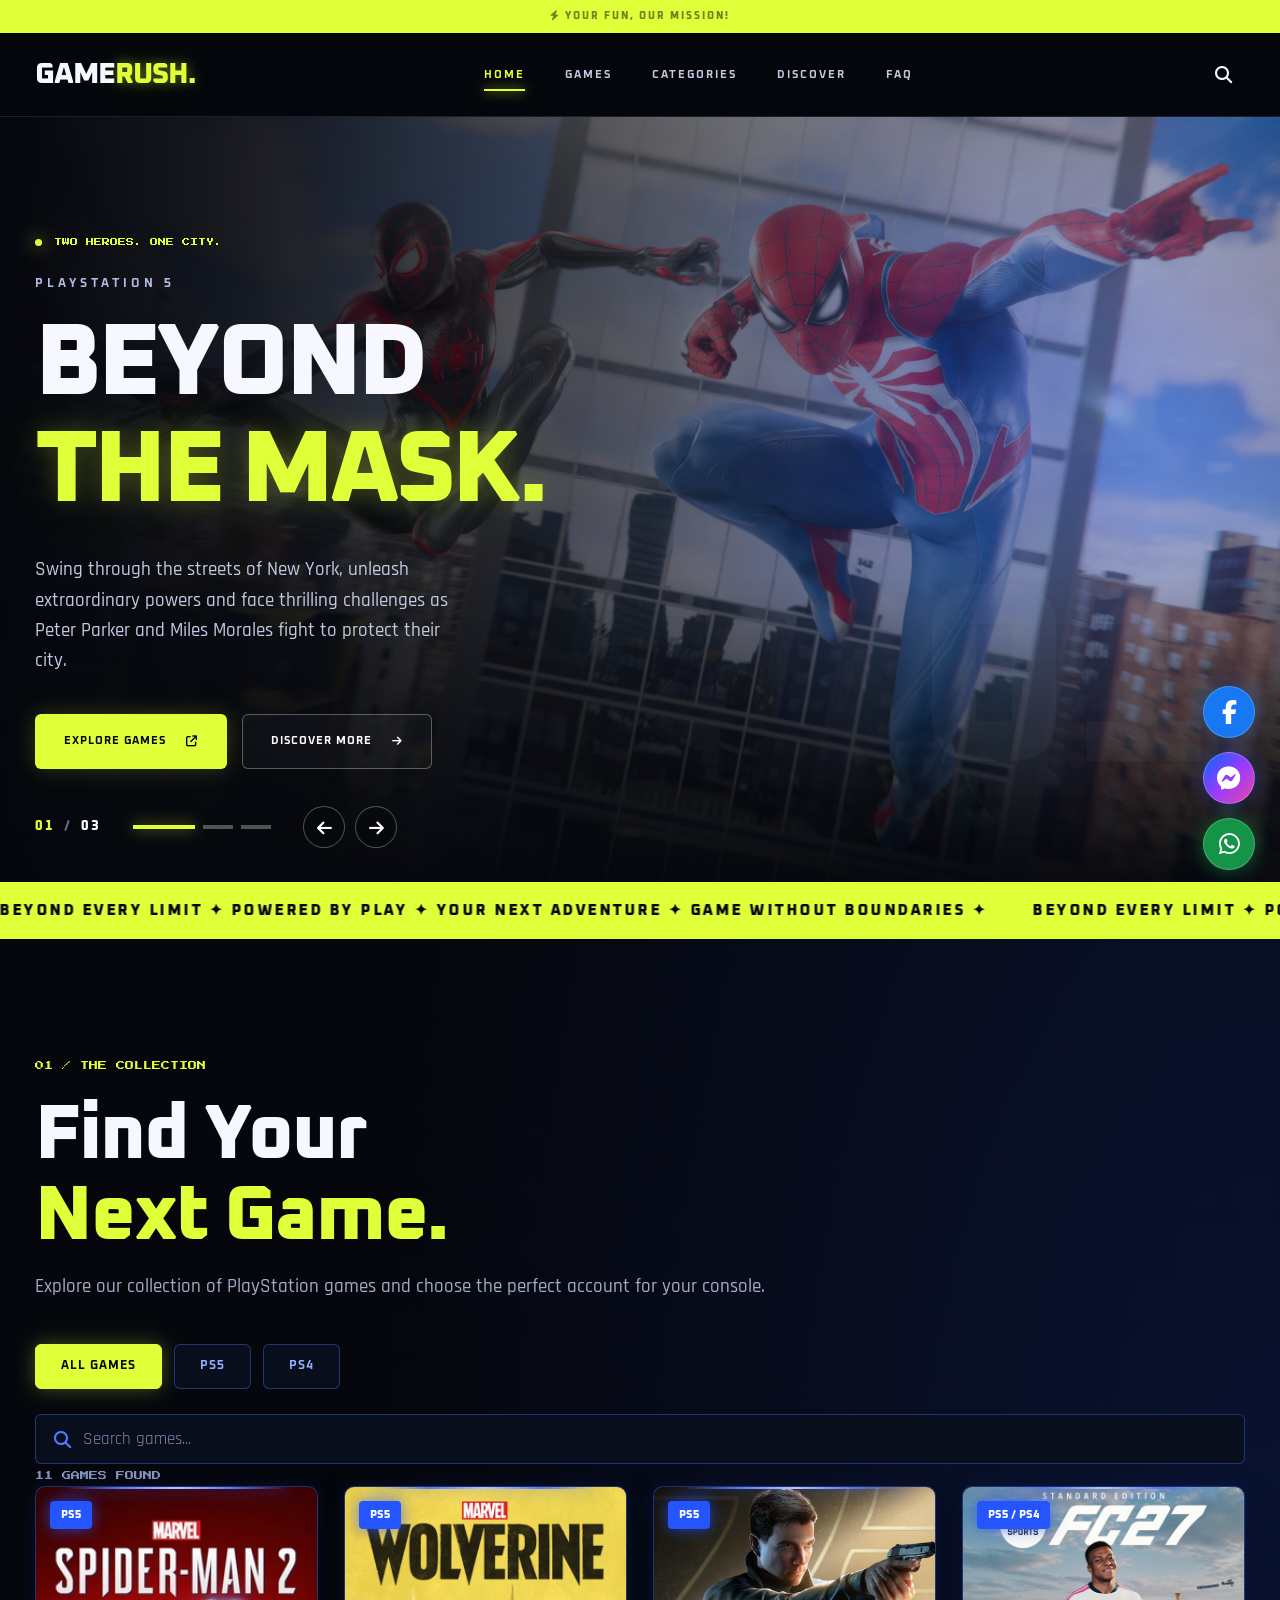
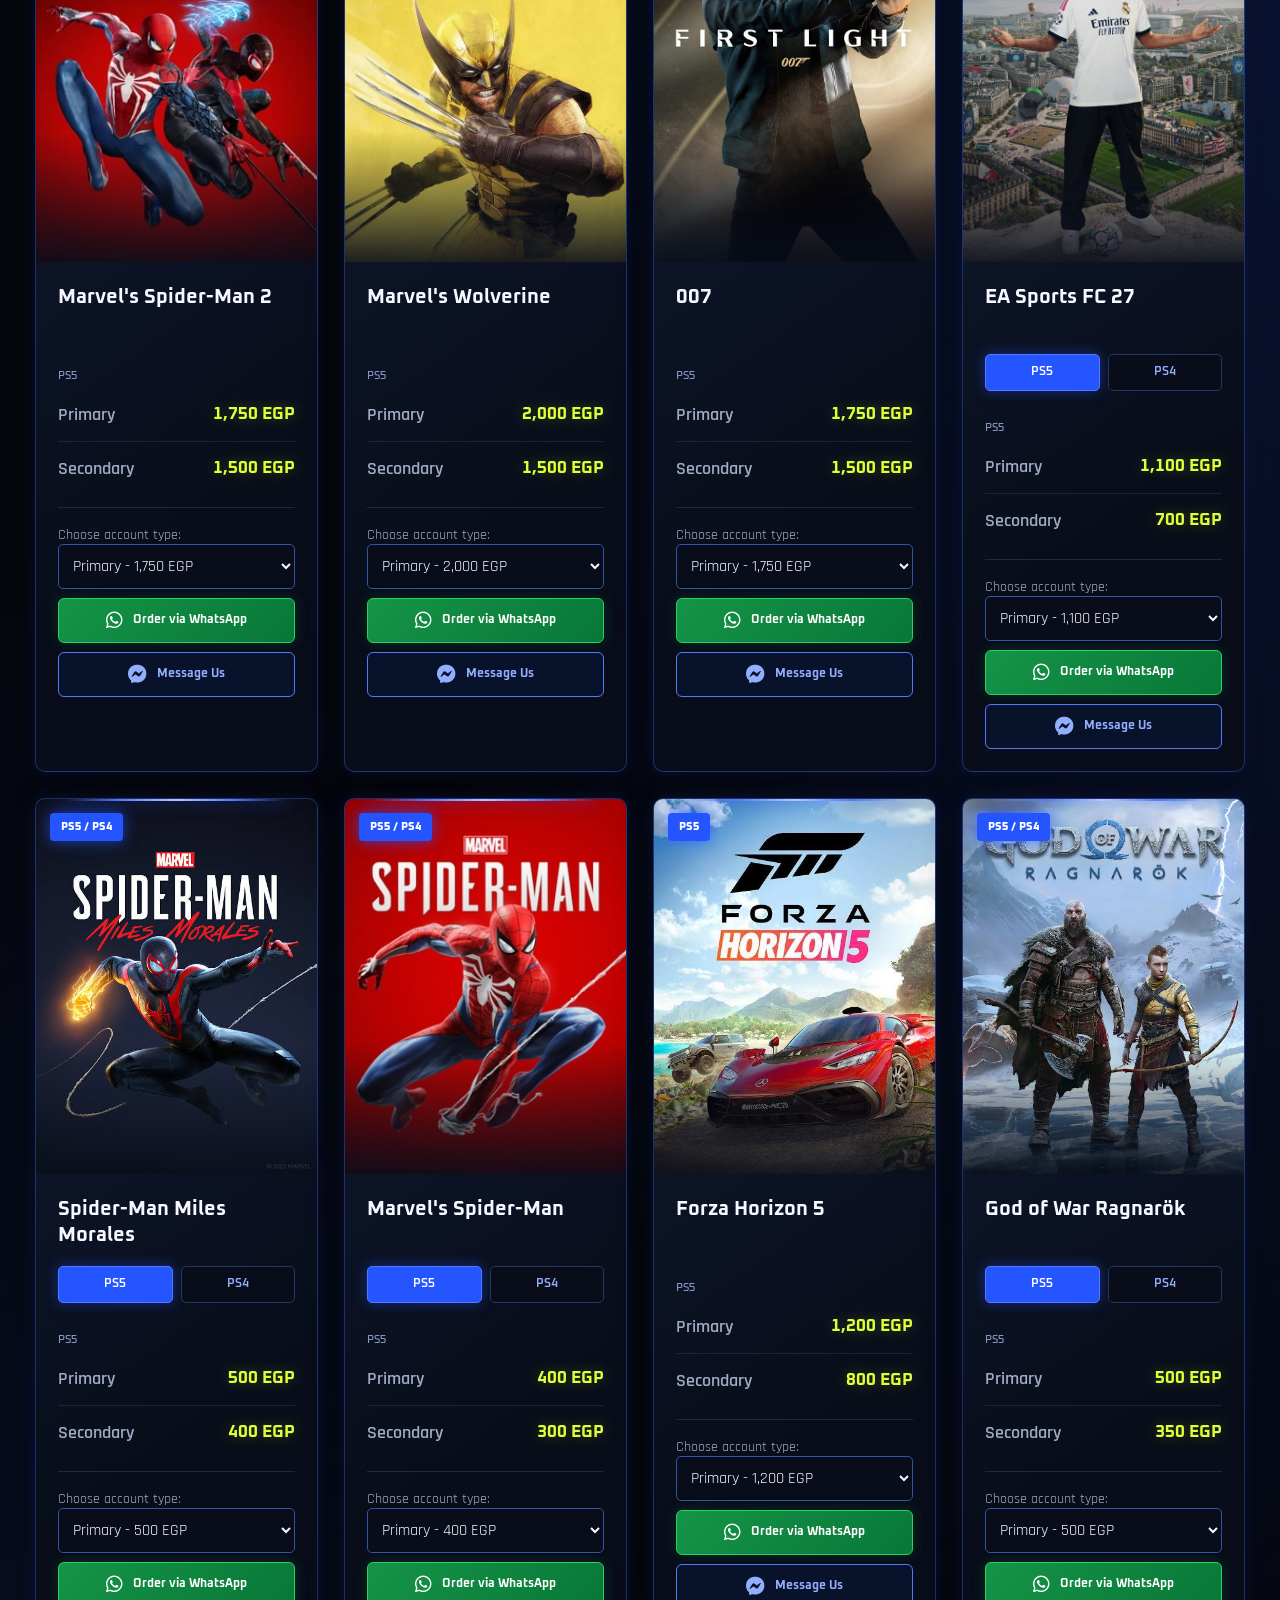
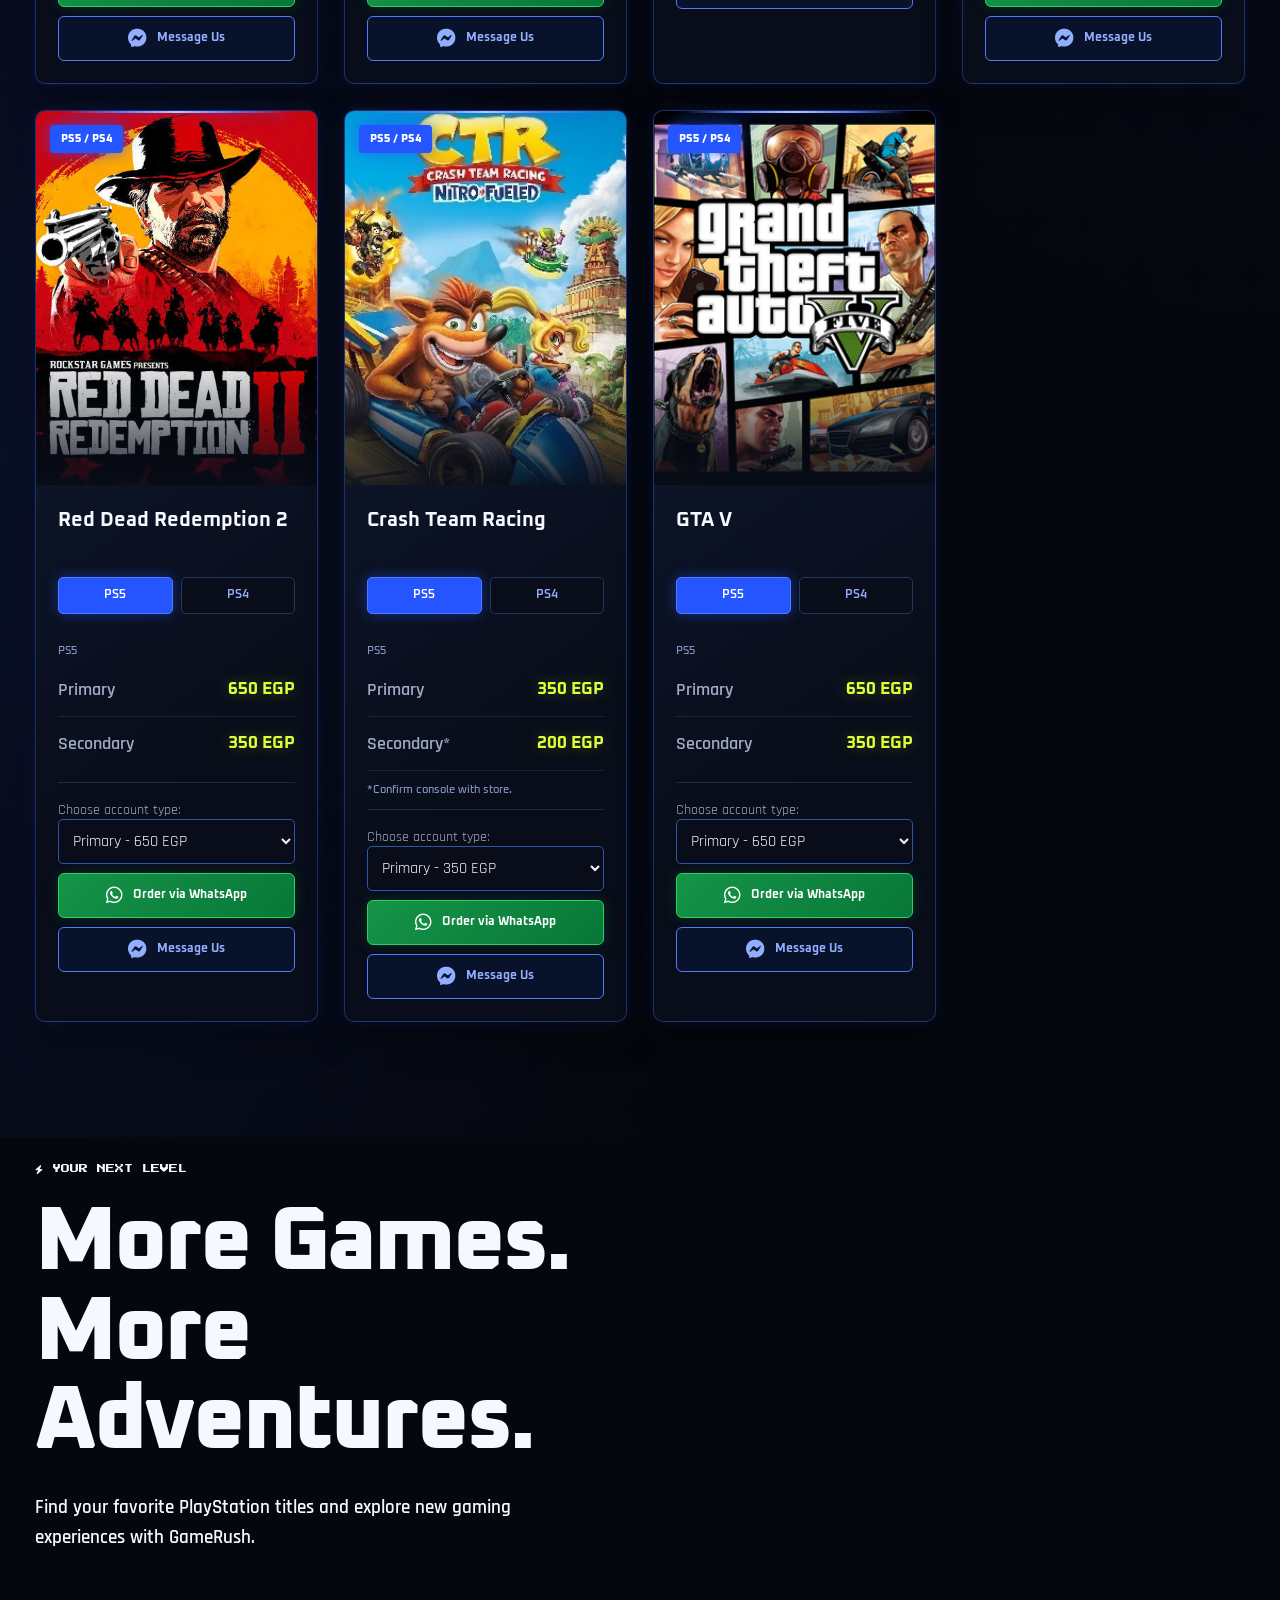
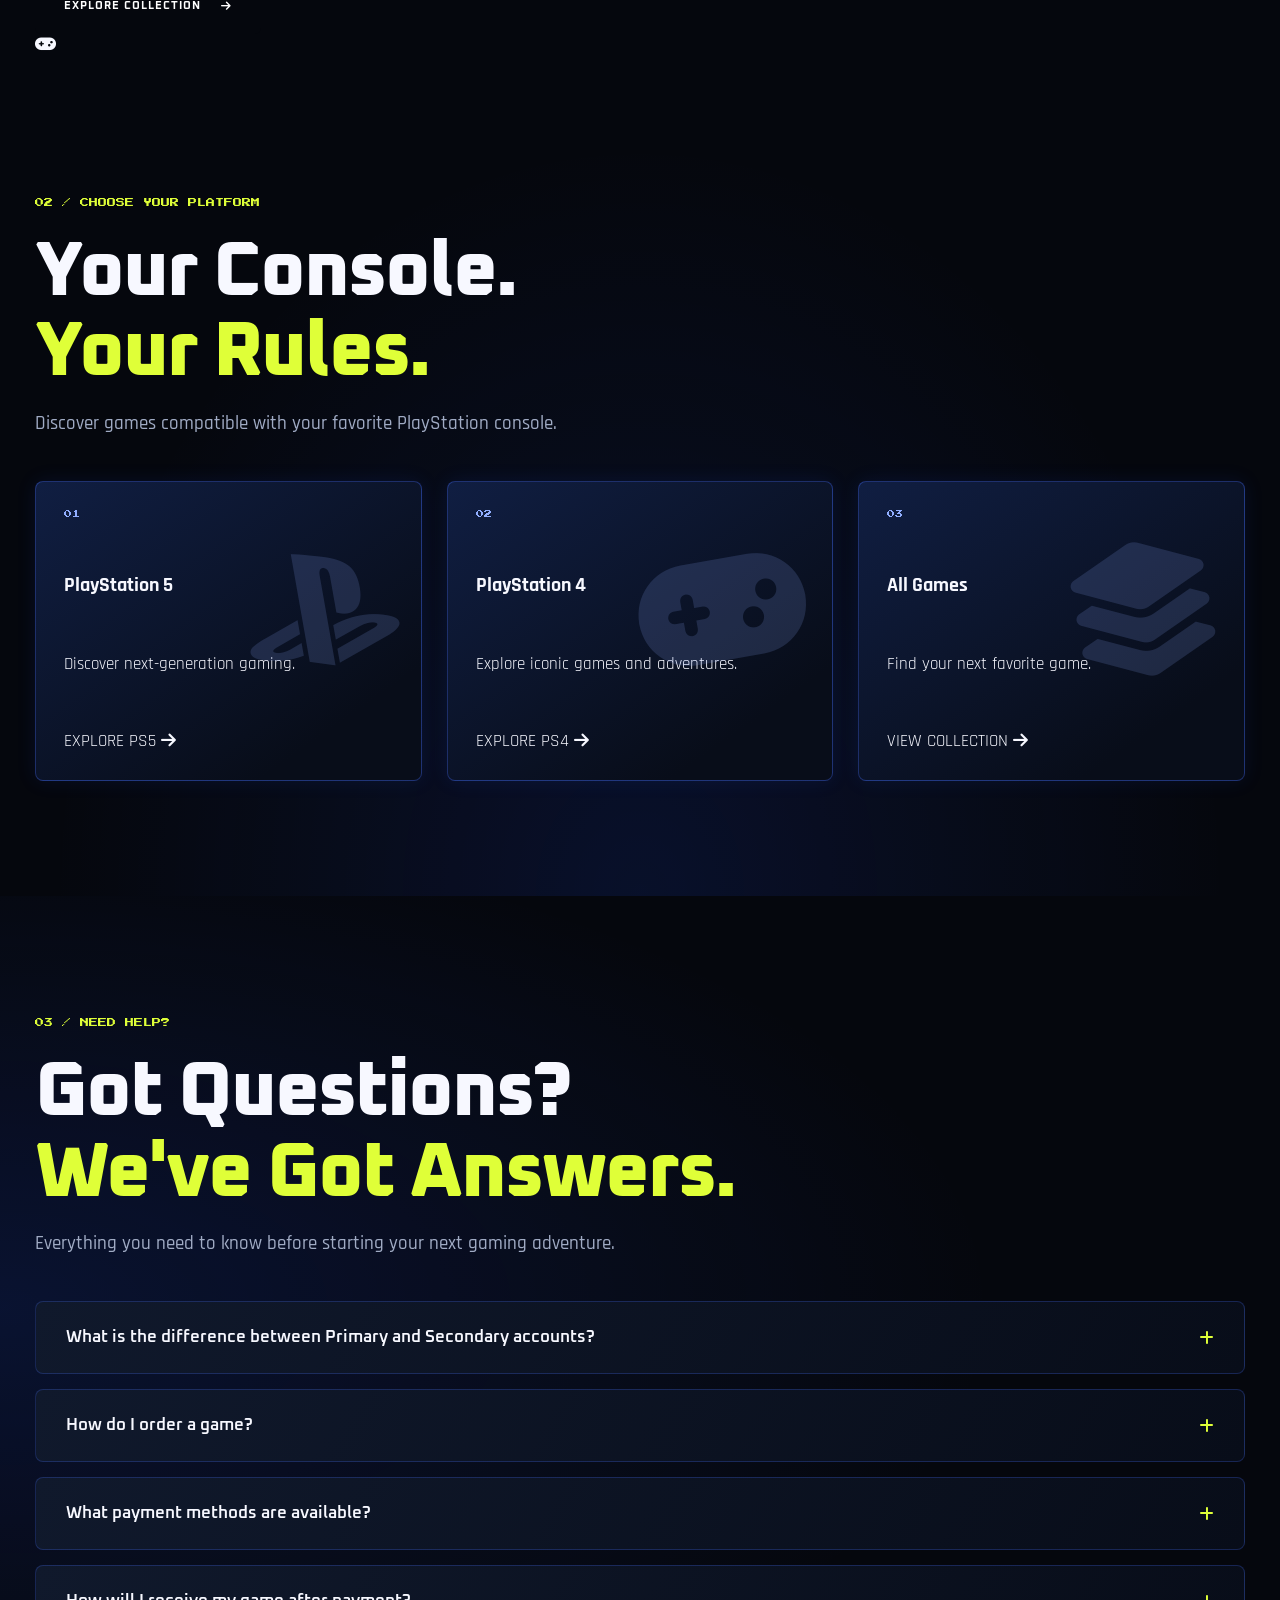
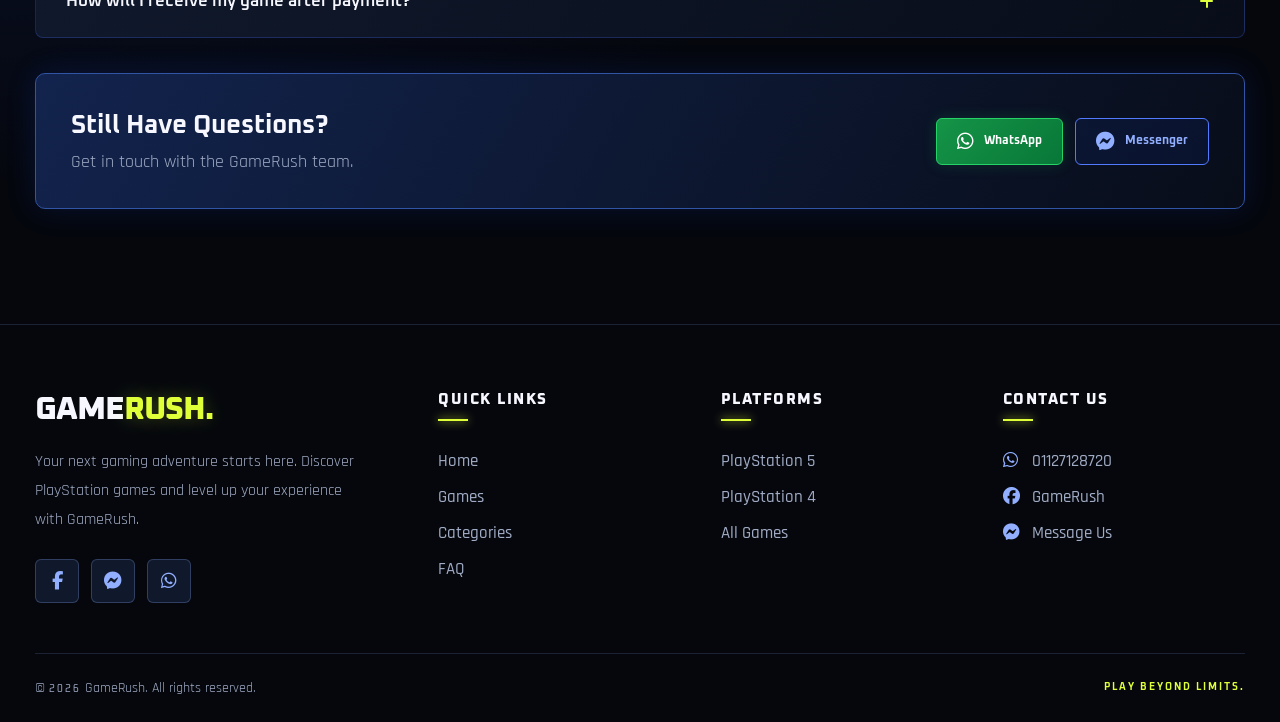
<file: index.html>
<!DOCTYPE html>
<html lang="en">
<head>
  <meta charset="UTF-8">
  <meta name="viewport" content="width=device-width, initial-scale=1.0">

  <title>GameRush | YOUR FUN OUR MISSION</title>

  <link rel="preconnect" href="https://fonts.googleapis.com">
  <link rel="preconnect" href="https://fonts.gstatic.com" crossorigin>

  <link href="https://fonts.googleapis.com/css2?family=Oxanium:wght@400;500;600;700;800&family=Press+Start+2P&family=Rajdhani:wght@400;500;600;700&display=swap" rel="stylesheet">

  <link rel="stylesheet" href="https://cdnjs.cloudflare.com/ajax/libs/font-awesome/6.7.2/css/all.min.css">

  <link rel="stylesheet" href="style.css?v=4">
  <script src="script.js" defer></script>
</head>

<body>

  <!-- ANNOUNCEMENT BAR -->

  <div class="announcement">
    <span>
      <i class="fa-solid fa-bolt"></i>
      YOUR FUN, OUR MISSION!
    </span>
  </div>


  <!-- HEADER -->

  <header class="site-header" id="header">

    <nav class="navbar container">

      <a href="#home" class="logo">
        GAME<span>RUSH.</span>
      </a>

      <div class="nav-links" id="navLinks">
        <a href="#home" class="nav-link active">HOME</a>
        <a href="#games" class="nav-link">GAMES</a>
        <a href="#categories" class="nav-link">CATEGORIES</a>
        <a href="#deals" class="nav-link">DISCOVER</a>
        <a href="#faq" class="nav-link">FAQ</a>
      </div>

      <div class="nav-actions">

        <button id="searchToggle"
                class="icon-btn"
                aria-label="Search games"
                aria-expanded="false">

          <i class="fa-solid fa-magnifying-glass"></i>

        </button>

        <button id="menuToggle"
                class="icon-btn menu-toggle"
                aria-label="Toggle menu"
                aria-expanded="false">

          <i class="fa-solid fa-bars"></i>

        </button>

      </div>

    </nav>

    <div class="search-panel" id="searchPanel" hidden>

      <div class="container search-inner">

        <i class="fa-solid fa-magnifying-glass"></i>

        <input type="search"
               id="searchInput"
               placeholder="Search your next adventure..."
               aria-label="Search games">

        <button class="icon-btn"
                id="closeSearch"
                aria-label="Close search">

          <i class="fa-solid fa-xmark"></i>

        </button>

      </div>

    </div>

  </header>


  <main>

    <!-- ===================================
         HERO SLIDESHOW
    ==================================== -->

    <section class="hero" id="home">

      <div class="hero-slider" id="heroSlider">


        <!-- SLIDE 1 - SPIDER-MAN -->

        <article class="hero-slide active">

          <div class="hero-background">

            <img src="PSImages/spidermanCover.jpg"
                 alt="Marvel's Spider-Man 2"
                 class="hero-image">

            <div class="hero-overlay"></div>

          </div>

          <div class="container hero-content">

            <div class="hero-copy">

              <span class="eyebrow">
                <span class="eyebrow-dot"></span>
                TWO HEROES. ONE CITY.
              </span>

              <span class="hero-platform">
                PLAYSTATION 5
              </span>

              <h1>
                Beyond<br>
                <em>The Mask.</em>
              </h1>

              <p>
                Swing through the streets of New York,
                unleash extraordinary powers and face
                thrilling challenges as Peter Parker and
                Miles Morales fight to protect their city.
              </p>

              <div class="hero-buttons">

                <a href="#games" class="btn btn-primary">
                  EXPLORE GAMES
                  <i class="fa-solid fa-arrow-up-right-from-square"></i>
                </a>

                <a href="#categories" class="btn btn-outline">
                  DISCOVER MORE
                  <i class="fa-solid fa-arrow-right"></i>
                </a>

              </div>

            </div>

          </div>

          <span class="hero-number">01</span>

        </article>


        <!-- SLIDE 2 - WOLVERINE -->

        <article class="hero-slide">

          <div class="hero-background">

            <img src="PSImages/hero-wolverine.jpg"
                 alt="Marvel's Wolverine"
                 class="hero-image">

            <div class="hero-overlay"></div>

          </div>

          <div class="container hero-content">

            <div class="hero-copy">

              <span class="eyebrow">
                <span class="eyebrow-dot"></span>
                UNBREAKABLE. UNSTOPPABLE.
              </span>

              <span class="hero-platform">
                PLAYSTATION 5
              </span>

              <h1>
                Unleash<br>
                <em>The Beast.</em>
              </h1>

              <p>
                Step into the world of Logan and embrace
                the power of Wolverine. Discover a darker
                adventure filled with intense action,
                raw strength and relentless determination.
              </p>

              <div class="hero-buttons">

                <a href="#games" class="btn btn-primary">
                  EXPLORE GAMES
                  <i class="fa-solid fa-arrow-up-right-from-square"></i>
                </a>

                <a href="#categories" class="btn btn-outline">
                  DISCOVER MORE
                  <i class="fa-solid fa-arrow-right"></i>
                </a>

              </div>

            </div>

          </div>

          <span class="hero-number">02</span>

        </article>


        <!-- SLIDE 3 - GOD OF WAR -->

        <article class="hero-slide">

          <div class="hero-background">

            <img src="PSImages/hero-godofwar.jpg"
                 alt="God of War Ragnarok"
                 class="hero-image">

            <div class="hero-overlay"></div>

          </div>

          <div class="container hero-content">

            <div class="hero-copy">

              <span class="eyebrow">
                <span class="eyebrow-dot"></span>
                LEGENDS NEVER FALL
              </span>

              <span class="hero-platform">
                PLAYSTATION 5 / PLAYSTATION 4
              </span>

              <h1>
                Defy Your<br>
                <em>Destiny.</em>
              </h1>

              <p>
                Journey through the Nine Realms,
                confront powerful gods and unleash
                the fury of Kratos in an epic adventure
                where courage, sacrifice and destiny collide.
              </p>

              <div class="hero-buttons">

                <a href="#games" class="btn btn-primary">
                  EXPLORE GAMES
                  <i class="fa-solid fa-arrow-up-right-from-square"></i>
                </a>

                <a href="#categories" class="btn btn-outline">
                  DISCOVER MORE
                  <i class="fa-solid fa-arrow-right"></i>
                </a>

              </div>

            </div>

          </div>

          <span class="hero-number">03</span>

        </article>

      </div>


      <!-- SLIDESHOW CONTROLS -->

      <div class="hero-controls container">

        <div class="slide-count">
          <span id="currentSlide">01</span>
          <span class="separator">/</span>
          <span>03</span>
        </div>

        <div class="slide-indicators">

          <button class="slide-indicator active"
                  data-slide-to="0"
                  aria-label="Slide 1">
          </button>

          <button class="slide-indicator"
                  data-slide-to="1"
                  aria-label="Slide 2">
          </button>

          <button class="slide-indicator"
                  data-slide-to="2"
                  aria-label="Slide 3">
          </button>

        </div>

        <div class="slide-arrows">

          <button id="prevSlide" aria-label="Previous slide">
            <i class="fa-solid fa-arrow-left"></i>
          </button>

          <button id="nextSlide" aria-label="Next slide">
            <i class="fa-solid fa-arrow-right"></i>
          </button>

        </div>

      </div>

    </section>


    <!-- MOVING TICKER -->

    <div class="ticker" aria-hidden="true">

      <div class="ticker-track">

        <span>
          BEYOND EVERY LIMIT ✦ POWERED BY PLAY ✦
          YOUR NEXT ADVENTURE ✦ GAME WITHOUT BOUNDARIES ✦
        </span>

        <span>
          BEYOND EVERY LIMIT ✦ POWERED BY PLAY ✦
          YOUR NEXT ADVENTURE ✦ GAME WITHOUT BOUNDARIES ✦
        </span>

      </div>

    </div>


    <!-- ===================================
         GAME CATALOG
    ==================================== -->

    <section id="games" class="games-section section-padding">

      <div class="container">

        <div class="section-heading reveal">

          <div>

            <span class="section-label">
              01 / THE COLLECTION
            </span>

            <h2>
              Find Your<br>
              <em>Next Game.</em>
            </h2>

            <p>
              Explore our collection of PlayStation
              games and choose the perfect account
              for your console.
            </p>

          </div>

        </div>


        <!-- GAME FILTERS -->

        <div class="catalog-toolbar">

          <div class="game-filters" id="gameFilters">

            <button class="filter-btn active"
                    data-filter="all"
                    aria-pressed="true">
              ALL GAMES
            </button>

            <button class="filter-btn"
                    data-filter="ps5"
                    aria-pressed="false">
              PS5
            </button>

            <button class="filter-btn"
                    data-filter="ps4"
                    aria-pressed="false">
              PS4
            </button>

          </div>

          <div class="catalog-search">

            <i class="fa-solid fa-magnifying-glass"></i>

            <input type="search"
                   id="catalogSearch"
                   placeholder="Search games..."
                   aria-label="Search game collection">

          </div>

        </div>

        <div class="catalog-counter">
          <span id="gameCount">11 GAMES FOUND</span>
        </div>


        <!-- GAME CARDS -->

        <div class="games-grid" id="gamesGrid">


          <!-- GAME 01 - SPIDER-MAN 2 -->

          <article class="game-card catalog-card"
                   data-id="spiderman2"
                   data-platforms="ps5">

            <div class="game-image-wrapper">

              <img src="PSImages/spiderman2.jpeg"
                   alt="Marvel's Spider-Man 2"
                   loading="lazy">

              <span class="game-badge">PS5</span>

            </div>

            <div class="catalog-details">

              <h3>Marvel's Spider-Man 2</h3>

              <div class="catalog-options consoles"></div>
              <div class="catalog-options editions"></div>
              <div class="price-list"></div>

            </div>

          </article>


          <!-- GAME 02 - WOLVERINE -->

          <article class="game-card catalog-card"
                   data-id="wolverine"
                   data-platforms="ps5">

            <div class="game-image-wrapper">

              <img src="PSImages/wolverine.jpg"
                   alt="Marvel's Wolverine"
                   loading="lazy">

              <span class="game-badge">PS5</span>

            </div>

            <div class="catalog-details">

              <h3>Marvel's Wolverine</h3>

              <div class="catalog-options consoles"></div>
              <div class="catalog-options editions"></div>
              <div class="price-list"></div>

            </div>

          </article>


          <!-- GAME 03 - 007 -->

          <article class="game-card catalog-card"
                   data-id="007"
                   data-platforms="ps5">

            <div class="game-image-wrapper">

              <img src="PSImages/007.jpg"
                   alt="007"
                   loading="lazy">

              <span class="game-badge">PS5</span>

            </div>

            <div class="catalog-details">

              <h3>007</h3>

              <div class="catalog-options consoles"></div>
              <div class="catalog-options editions"></div>
              <div class="price-list"></div>

            </div>

          </article>


          <!-- GAME 04 - FC 27 -->

          <article class="game-card catalog-card"
                   data-id="fc27"
                   data-platforms="ps5 ps4">

            <div class="game-image-wrapper">

              <img src="PSImages/fc27.jpg"
                   alt="EA Sports FC 27"
                   loading="lazy">

              <span class="game-badge">PS5 / PS4</span>

            </div>

            <div class="catalog-details">

              <h3>EA Sports FC 27</h3>

              <div class="catalog-options consoles"></div>
              <div class="catalog-options editions"></div>
              <div class="price-list"></div>

            </div>

          </article>


          <!-- GAME 05 - MILES MORALES -->

          <article class="game-card catalog-card"
                   data-id="milesmorales"
                   data-platforms="ps5 ps4">

            <div class="game-image-wrapper">

              <img src="PSImages/milesmorales.jpg"
                   alt="Spider-Man Miles Morales"
                   loading="lazy">

              <span class="game-badge">PS5 / PS4</span>

            </div>

            <div class="catalog-details">

              <h3>Spider-Man Miles Morales</h3>

              <div class="catalog-options consoles"></div>
              <div class="catalog-options editions"></div>
              <div class="price-list"></div>

            </div>

          </article>


          <!-- GAME 06 - MARVEL'S SPIDER-MAN -->

          <article class="game-card catalog-card"
                   data-id="spiderman"
                   data-platforms="ps5 ps4">

            <div class="game-image-wrapper">

              <img src="PSImages/spiderman.jpg"
                   alt="Marvel's Spider-Man"
                   loading="lazy">

              <span class="game-badge">PS5 / PS4</span>

            </div>

            <div class="catalog-details">

              <h3>Marvel's Spider-Man</h3>

              <div class="catalog-options consoles"></div>
              <div class="catalog-options editions"></div>
              <div class="price-list"></div>

            </div>

          </article>


          <!-- GAME 07 - FORZA HORIZON 5 -->

          <article class="game-card catalog-card"
                   data-id="forza5"
                   data-platforms="ps5">

            <div class="game-image-wrapper">

              <img src="PSImages/forza.jpg"
                   alt="Forza Horizon 5"
                   loading="lazy">

              <span class="game-badge">PS5</span>

            </div>

            <div class="catalog-details">

              <h3>Forza Horizon 5</h3>

              <div class="catalog-options consoles"></div>
              <div class="catalog-options editions"></div>
              <div class="price-list"></div>

            </div>

          </article>


          <!-- GAME 08 - GOD OF WAR -->

          <article class="game-card catalog-card"
                   data-id="godofwar"
                   data-platforms="ps5 ps4">

            <div class="game-image-wrapper">

              <img src="PSImages/godofwarcard.jpg"
                   alt="God of War Ragnarok"
                   loading="lazy">

              <span class="game-badge">PS5 / PS4</span>

            </div>

            <div class="catalog-details">

              <h3>God of War Ragnarök</h3>

              <div class="catalog-options consoles"></div>
              <div class="catalog-options editions"></div>
              <div class="price-list"></div>

            </div>

          </article>


          <!-- GAME 09 - RED DEAD REDEMPTION -->

          <article class="game-card catalog-card"
                   data-id="rdr2"
                   data-platforms="ps5 ps4">

            <div class="game-image-wrapper">

              <img src="PSImages/redredemption.jpg"
                   alt="Red Dead Redemption 2"
                   loading="lazy">

              <span class="game-badge">PS5 / PS4</span>

            </div>

            <div class="catalog-details">

              <h3>Red Dead Redemption 2</h3>

              <div class="catalog-options consoles"></div>
              <div class="catalog-options editions"></div>
              <div class="price-list"></div>

            </div>

          </article>


          <!-- GAME 10 - CRASH TEAM RACING -->

          <article class="game-card catalog-card"
                   data-id="crash"
                   data-platforms="ps5 ps4">

            <div class="game-image-wrapper">

              <img src="PSImages/ctr.jpg"
                   alt="Crash Team Racing"
                   loading="lazy">

              <span class="game-badge">PS5 / PS4</span>

            </div>

            <div class="catalog-details">

              <h3>Crash Team Racing</h3>

              <div class="catalog-options consoles"></div>
              <div class="catalog-options editions"></div>
              <div class="price-list"></div>

            </div>

          </article>


          <!-- GAME 11 - GTA V -->

          <article class="game-card catalog-card"
                   data-id="gta5"
                   data-platforms="ps5 ps4">

            <div class="game-image-wrapper">

              <img src="PSImages/gta5.png"
                   alt="Grand Theft Auto V"
                   loading="lazy">

              <span class="game-badge">PS5 / PS4</span>

            </div>

            <div class="catalog-details">

              <h3>GTA V</h3>

              <div class="catalog-options consoles"></div>
              <div class="catalog-options editions"></div>
              <div class="price-list"></div>

            </div>

          </article>

        </div>


        <!-- EMPTY SEARCH RESULTS -->

        <div class="empty-results" id="emptyResults" hidden>

          <i class="fa-solid fa-gamepad"></i>

          <h3>No Games Found</h3>

          <p>
            Try searching for another game or changing the filter.
          </p>

        </div>

      </div>

    </section>


    <!-- ===================================
         PROMOTION
    ==================================== -->

    <section class="promo-section" id="deals">

      <div class="container">

        <div class="promo-card reveal">

          <div class="promo-content">

            <span class="promo-label">
              <i class="fa-solid fa-bolt"></i>
              YOUR NEXT LEVEL
            </span>

            <h2>
              More Games.<br>
              More Adventures.
            </h2>

            <p>
              Find your favorite PlayStation titles
              and explore new gaming experiences
              with GameRush.
            </p>

            <a href="#games" class="btn btn-dark">

              EXPLORE COLLECTION

              <i class="fa-solid fa-arrow-right"></i>

            </a>

          </div>

          <div class="promo-art" aria-hidden="true">
            <i class="fa-solid fa-gamepad"></i>
          </div>

        </div>

      </div>

    </section>


    <!-- ===================================
         CATEGORIES
    ==================================== -->

    <section class="categories-section section-padding"
             id="categories">

      <div class="container">

        <div class="section-heading reveal">

          <div>

            <span class="section-label">
              02 / CHOOSE YOUR PLATFORM
            </span>

            <h2>
              Your Console.<br>
              <em>Your Rules.</em>
            </h2>

            <p>
              Discover games compatible with
              your favorite PlayStation console.
            </p>

          </div>

        </div>


        <div class="categories-grid">

          <a href="#games"
             class="category-card reveal"
             data-category-filter="ps5">

            <span class="category-number">01</span>

            <i class="fa-brands fa-playstation category-icon"></i>

            <h3>PlayStation 5</h3>

            <p>Discover next-generation gaming.</p>

            <span class="category-link">
              EXPLORE PS5
              <i class="fa-solid fa-arrow-right"></i>
            </span>

          </a>


          <a href="#games"
             class="category-card reveal"
             data-category-filter="ps4">

            <span class="category-number">02</span>

            <i class="fa-solid fa-gamepad category-icon"></i>

            <h3>PlayStation 4</h3>

            <p>Explore iconic games and adventures.</p>

            <span class="category-link">
              EXPLORE PS4
              <i class="fa-solid fa-arrow-right"></i>
            </span>

          </a>


          <a href="#games"
             class="category-card reveal"
             data-category-filter="all">

            <span class="category-number">03</span>

            <i class="fa-solid fa-layer-group category-icon"></i>

            <h3>All Games</h3>

            <p>Find your next favorite game.</p>

            <span class="category-link">
              VIEW COLLECTION
              <i class="fa-solid fa-arrow-right"></i>
            </span>

          </a>

        </div>

      </div>

    </section>


    <!-- ===================================
         FREQUENTLY ASKED QUESTIONS
    ==================================== -->

    <section class="faq-section section-padding" id="faq">

      <div class="container">

        <div class="section-heading reveal">

          <div>

            <span class="section-label">
              03 / NEED HELP?
            </span>

            <h2>
              Got Questions?<br>
              <em>We've Got Answers.</em>
            </h2>

            <p>
              Everything you need to know before
              starting your next gaming adventure.
            </p>

          </div>

        </div>


        <div class="faq-grid">


          <!-- QUESTION 1 -->

          <details class="faq-item">

            <summary>
              <span>
                What is the difference between Primary and Secondary accounts?
              </span>

              <i class="fa-solid fa-plus"></i>
            </summary>

            <div class="faq-answer">

              <p>
                <strong>Primary Account:</strong>
                Play your purchased game or use PS Plus directly
                from your personal PlayStation account without
                requiring a constant internet connection.
                Do not log into the purchased account again
                after activation.
              </p>

              <br>

              <p>
                <strong>Secondary Account:</strong>
                Play directly from the provided account with
                a constant internet connection.
                PS4 users can switch to their personal account.
                Changing account credentials, adding security
                settings or activating the account as Primary
                is not permitted.
              </p>

              <br>

              <p>
                <strong>Full Account:</strong>
                Receive the complete account credentials.
                The account can be used on up to three consoles,
                with a combination of PS4 and PS5 devices.
              </p>

              <br>

              <p>
                GameRush provides activation support for all
                account types.
              </p>

            </div>

          </details>


          <!-- QUESTION 2 -->

          <details class="faq-item">

            <summary>

              <span>How do I order a game?</span>

              <i class="fa-solid fa-plus"></i>

            </summary>

            <div class="faq-answer">

              <p>
                Ordering from GameRush is quick and easy!
              </p>

              <br>

              <ol style="padding-left: 22px;">

                <li>Browse our game collection.</li>

                <li>Choose your preferred game and console.</li>

                <li>Select your preferred account type.</li>

                <li>Contact us through WhatsApp or Messenger.</li>

                <li>Confirm your order and complete the payment.</li>

              </ol>

              <br>

              <p>
                Once your payment is confirmed, your account
                will be delivered within 10 minutes.
              </p>

            </div>

          </details>


          <!-- QUESTION 3 -->

          <details class="faq-item">

            <summary>

              <span>What payment methods are available?</span>

              <i class="fa-solid fa-plus"></i>

            </summary>

            <div class="faq-answer">

              <p>
                We offer several convenient payment methods:
              </p>

              <br>

              <ul style="padding-left: 22px;">

                <li>Vodafone Cash</li>

                <li>InstaPay</li>

                <li>Telda</li>

                <li>Binance (for international payments)</li>

              </ul>

              <br>

              <p>
                Contact our team through WhatsApp or Messenger
                to receive the payment details and confirm
                your order.
              </p>

            </div>

          </details>


          <!-- QUESTION 4 -->

          <details class="faq-item">

            <summary>

              <span>
                How will I receive my game after payment?
              </span>

              <i class="fa-solid fa-plus"></i>

            </summary>

            <div class="faq-answer">

              <p>
                Once your payment has been confirmed,
                your account will be delivered within 10 minutes.
              </p>

              <br>

              <p>
                <strong>Primary and Secondary Accounts:</strong>
                Your account will be provided through a QR code
                for activation on your PlayStation console.
              </p>

              <br>

              <p>
                <strong>Full Accounts:</strong>
                You will receive the complete account credentials.
              </p>

              <br>

              <p>
                Both provided accounts and personal account
                options are available. Our team will guide you
                through the activation process and provide
                assistance whenever needed.
              </p>

            </div>

          </details>

        </div>


        <!-- FAQ CONTACT AREA -->

        <div class="faq-contact reveal">

          <div>

            <h3>Still Have Questions?</h3>

            <p>Get in touch with the GameRush team.</p>

          </div>

          <div class="faq-contact-buttons">

            <a class="contact-btn whatsapp-btn"
               data-social="whatsapp"
               target="_blank"
               rel="noopener noreferrer">

              <i class="fa-brands fa-whatsapp"></i>
              WhatsApp

            </a>

            <a class="contact-btn messenger-btn"
               data-social="messenger"
               target="_blank"
               rel="noopener noreferrer">

              <i class="fa-brands fa-facebook-messenger"></i>
              Messenger

            </a>

          </div>

        </div>

      </div>

    </section>

  </main>


  <!-- ===================================
       FOOTER
  ==================================== -->

  <footer class="site-footer">

    <div class="container">

      <div class="footer-grid">

        <div class="footer-brand">

          <a href="#home" class="logo">
            GAME<span>RUSH.</span>
          </a>

          <p>
            Your next gaming adventure starts here.
            Discover PlayStation games and level up
            your experience with GameRush.
          </p>

          <div class="footer-socials">

            <a data-social="facebook"
               aria-label="Facebook"
               target="_blank"
               rel="noopener noreferrer">

              <i class="fa-brands fa-facebook-f"></i>

            </a>

            <a data-social="messenger"
               aria-label="Messenger"
               target="_blank"
               rel="noopener noreferrer">

              <i class="fa-brands fa-facebook-messenger"></i>

            </a>

            <a data-social="whatsapp"
               aria-label="WhatsApp"
               target="_blank"
               rel="noopener noreferrer">

              <i class="fa-brands fa-whatsapp"></i>

            </a>

          </div>

        </div>


        <div class="footer-column">

          <h3>QUICK LINKS</h3>

          <a href="#home">Home</a>
          <a href="#games">Games</a>
          <a href="#categories">Categories</a>
          <a href="#faq">FAQ</a>

        </div>


        <div class="footer-column">

          <h3>PLATFORMS</h3>

          <a href="#games" data-footer-filter="ps5">
            PlayStation 5
          </a>

          <a href="#games" data-footer-filter="ps4">
            PlayStation 4
          </a>

          <a href="#games" data-footer-filter="all">
            All Games
          </a>

        </div>


        <div class="footer-column">

          <h3>CONTACT US</h3>

          <a data-social="whatsapp"
             target="_blank"
             rel="noopener noreferrer">

            <i class="fa-brands fa-whatsapp"></i>
            01127128720

          </a>

          <a data-social="facebook"
             target="_blank"
             rel="noopener noreferrer">

            <i class="fa-brands fa-facebook"></i>
            GameRush

          </a>

          <a data-social="messenger"
             target="_blank"
             rel="noopener noreferrer">

            <i class="fa-brands fa-facebook-messenger"></i>
            Message Us

          </a>

        </div>

      </div>


      <div class="footer-bottom">

        <p>
          &copy; <span id="currentYear">2026</span>
          GameRush. All rights reserved.
        </p>

        <span class="footer-tagline">
          PLAY BEYOND LIMITS.
        </span>

      </div>

    </div>

  </footer>


  <!-- ===================================
       FLOATING SOCIAL MEDIA BUTTONS
  ==================================== -->

  <div class="floating-socials">

    <a class="floating-social facebook-float"
       data-social="facebook"
       target="_blank"
       rel="noopener noreferrer"
       aria-label="Visit Facebook">

      <span class="social-tooltip">Facebook</span>

      <i class="fa-brands fa-facebook-f"></i>

    </a>


    <a class="floating-social messenger-float"
       data-social="messenger"
       target="_blank"
       rel="noopener noreferrer"
       aria-label="Contact us on Messenger">

      <span class="social-tooltip">Messenger</span>

      <i class="fa-brands fa-facebook-messenger"></i>

    </a>


    <a class="floating-social whatsapp-float"
       data-social="whatsapp"
       target="_blank"
       rel="noopener noreferrer"
       aria-label="Contact us on WhatsApp">

      <span class="social-tooltip">WhatsApp</span>

      <i class="fa-brands fa-whatsapp"></i>

    </a>

  </div>

</body>
</html>
</file>
<file: style.css>
/* ============================================
   GAMERUSH — ELECTRIC COBALT GAMING DESIGN
============================================ */

:root {
  --bg: #05070d;
  --bg2: #080e1c;
  --surface: #10192c;
  --blue: #2455ff;
  --blue-light: #91aeff;
  --lime: #dfff38;
  --white: #f7f8ff;
  --muted: #a0abc4;
  --border: rgba(145, 174, 255, .16);

  --font: "Rajdhani", sans-serif;
  --gaming: "Oxanium", sans-serif;
  --pixel: "Press Start 2P", monospace;

  --ease: cubic-bezier(.22, 1, .36, 1);
}


/* RESET */

* {
  margin: 0;
  padding: 0;
  box-sizing: border-box;
}

html {
  scroll-behavior: smooth;
  scroll-padding-top: 100px;
}

body {
  background: var(--bg);
  color: var(--white);
  font-family: var(--font);
  font-size: 17px;
  overflow-x: hidden;
}

a {
  color: inherit;
  text-decoration: none;
}

button,
input {
  font: inherit;
}

button {
  cursor: pointer;
}

img {
  display: block;
  max-width: 100%;
}

[hidden] {
  display: none !important;
}

button:focus-visible,
a:focus-visible,
input:focus-visible {
  outline: 2px solid var(--lime);
  outline-offset: 4px;
}

::selection {
  background: var(--lime);
  color: var(--bg);
}

.container {
  width: min(100% - 70px, 1300px);
  margin: auto;
}

.section-padding {
  padding: 115px 0;
}


/* ============================================
   ANNOUNCEMENT
============================================ */

.announcement {
  min-height: 32px;
  display: flex;
  justify-content: center;
  align-items: center;
  gap: 18px;
  padding: 10px;

  background: var(--lime);
  color: var(--bg);

  font-family: var(--gaming);
  font-size: 10px;
  font-weight: 800;
  letter-spacing: 2px;
  text-align: center;
}

.announcement span {
  opacity: .5;
}


/* ============================================
   NAVIGATION
============================================ */

.site-header {
  position: sticky;
  top: 0;
  z-index: 1000;

  background: rgba(5, 7, 13, .88);
  backdrop-filter: blur(22px);

  border-bottom: 1px solid rgba(145, 174, 255, .15);
  transition: .3s;
}

.site-header.scrolled {
  background: rgba(5, 7, 13, .97);
  box-shadow:
    0 15px 50px rgba(0, 0, 0, .4),
    0 0 20px rgba(36, 85, 255, .1);
}

.navbar {
  min-height: 83px;
  display: flex;
  align-items: center;
  justify-content: space-between;
  gap: 30px;
}

.logo {
  font-family: var(--gaming);
  font-size: 29px;
  font-weight: 800;
  letter-spacing: -1px;
  white-space: nowrap;
}

.logo span {
  color: var(--lime);

  text-shadow:
    0 0 12px rgba(223, 255, 56, .4),
    0 0 30px rgba(223, 255, 56, .2);
}

.nav-links {
  display: flex;
  align-items: center;
  gap: 40px;
}

.nav-link {
  position: relative;
  padding: 12px 0;

  font-family: var(--gaming);
  font-size: 11px;
  font-weight: 700;
  letter-spacing: 2px;

  color: #c0c9dd;
  transition: .3s;
}

.nav-link::after {
  content: "";
  position: absolute;
  bottom: 3px;
  left: 0;
  width: 0;
  height: 2px;

  background: var(--lime);
  box-shadow: 0 0 12px var(--lime);

  transition: .3s;
}

.nav-link:hover,
.nav-link.active {
  color: var(--lime);
}

.nav-link:hover::after,
.nav-link.active::after {
  width: 100%;
}

.nav-actions {
  display: flex;
  align-items: center;
  gap: 10px;
}

.icon-btn {
  position: relative;
  width: 43px;
  height: 43px;

  display: grid;
  place-items: center;

  background: transparent;
  border: 1px solid transparent;
  border-radius: 50%;
  color: var(--white);

  transition: .3s;
}

.icon-btn:hover {
  color: var(--lime);
  border-color: rgba(223, 255, 56, .4);
  box-shadow: 0 0 25px rgba(223, 255, 56, .12);
}

.menu-toggle {
  display: none;
}


/* HEADER SEARCH */

.search-panel {
  position: absolute;
  top: 100%;
  width: 100%;

  background: #0b1326;
  border-bottom: 1px solid var(--blue);

  box-shadow: 0 20px 40px rgba(0, 0, 0, .4);
}

.search-inner {
  display: flex;
  align-items: center;
  gap: 20px;
  padding: 24px 0;
}

.search-inner > i {
  color: var(--lime);
}

.search-inner input {
  flex: 1;
  min-width: 0;
  border: 0;
  outline: none;

  background: transparent;
  color: white;

  font-size: 19px;
}

.search-inner button {
  background: transparent;
  border: 0;
  color: white;
  font-size: 20px;
}


/* ============================================
   HERO SLIDESHOW
============================================ */

.hero {
  position: relative;
  height: min(820px, 85vh);
  min-height: 670px;

  overflow: hidden;
  isolation: isolate;
  background: var(--bg);
}

.hero-slider,
.hero-slide,
.hero-background {
  position: absolute;
  inset: 0;
}

.hero-slide {
  display: flex;
  align-items: center;

  opacity: 0;
  visibility: hidden;
  transform: scale(1.025);

  transition:
    opacity 1s ease,
    transform 1.4s var(--ease),
    visibility 1s;
}

.hero-slide.active {
  z-index: 2;
  opacity: 1;
  visibility: visible;
  transform: scale(1);
}

.hero-background {
  overflow: hidden;

  background: radial-gradient(
    ellipse at 80% 45%,
    #1647d9 0%,
    #0c1c50 38%,
    #05070d 78%
  );
}

.hero-image {
  width: 100%;
  height: 100%;
  object-fit: cover;
  object-position: center;

  opacity: .85;
  transform: scale(1.08);

  transition: transform 7s linear;
}

.hero-slide.active .hero-image {
  transform: scale(1);
}

.hero-overlay {
  position: absolute;
  inset: 0;

  background:
    linear-gradient(
      90deg,
      #05070d 0%,
      rgba(5, 7, 13, .88) 20%,
      rgba(5, 7, 13, .60) 45%,
      rgba(5, 7, 13, .12) 90%
    ),
    linear-gradient(
      0deg,
      rgba(5, 7, 13, .95),
      transparent 40%
    );
}


/* BLUE HERO GLOW */

.hero::before {
  content: "";
  position: absolute;
  z-index: 3;
  top: -20%;
  right: -15%;

  width: 850px;
  height: 850px;
  border-radius: 50%;

  pointer-events: none;

  background: radial-gradient(
    circle,
    rgba(36, 85, 255, .32),
    rgba(36, 85, 255, .12) 40%,
    transparent 70%
  );

  filter: blur(55px);
  animation: blueGlow 9s ease-in-out infinite alternate;
}

.hero-content {
  position: relative;
  z-index: 5;
}

.hero-copy {
  max-width: 800px;
}

.eyebrow {
  display: inline-flex;
  align-items: center;
  gap: 12px;
  margin-bottom: 27px;

  color: var(--lime);

  font-family: var(--pixel);
  font-size: 8px;
  line-height: 1.9;
}

.eyebrow-dot {
  flex-shrink: 0;
  width: 7px;
  height: 7px;

  background: var(--lime);
  border-radius: 50%;
  box-shadow: 0 0 18px var(--lime);
}

.hero-platform {
  display: block;
  margin-bottom: 20px;

  color: #b0bde2;

  font-family: var(--gaming);
  font-size: 12px;
  font-weight: 700;
  letter-spacing: 4px;
}

.hero h1 {
  font-family: var(--gaming);
  font-size: clamp(65px, 8vw, 120px);
  font-weight: 800;
  line-height: 1.04;
  letter-spacing: -4px;

  text-transform: uppercase;
}

.hero h1 em {
  color: var(--lime);
  font-style: normal;
  font-weight: 800;

  text-shadow:
    0 0 25px rgba(223, 255, 56, .2),
    0 0 55px rgba(223, 255, 56, .15);
}

.hero-copy p {
  max-width: 440px;
  margin-top: 30px;

  color: #c0c9df;

  font-size: 19px;
  font-weight: 500;
  line-height: 1.6;
}

.hero-buttons {
  display: flex;
  flex-wrap: wrap;
  gap: 15px;
  margin-top: 37px;
}

.hero-number {
  position: absolute;
  right: 5%;
  bottom: 35px;

  font-family: var(--gaming);
  font-size: clamp(130px, 20vw, 300px);
  font-weight: 800;

  color: rgba(255, 255, 255, .035);
  pointer-events: none;
}


/* HERO ENTRANCE ANIMATIONS */

.hero-copy > * {
  opacity: 0;
  transform: translateY(28px);
}

.hero-slide.active .hero-copy > * {
  animation: revealHero .85s var(--ease) forwards;
}

.hero-slide.active .hero-copy > :nth-child(1) {
  animation-delay: .1s;
}

.hero-slide.active .hero-copy > :nth-child(2) {
  animation-delay: .2s;
}

.hero-slide.active .hero-copy > :nth-child(3) {
  animation-delay: .3s;
}

.hero-slide.active .hero-copy > :nth-child(4) {
  animation-delay: .45s;
}

.hero-slide.active .hero-copy > :nth-child(5) {
  animation-delay: .6s;
}


/* ============================================
   BUTTONS
============================================ */

.btn {
  position: relative;
  min-height: 55px;

  display: inline-flex;
  align-items: center;
  justify-content: center;
  gap: 20px;

  padding: 0 28px;
  overflow: hidden;

  border: 1px solid transparent;
  border-radius: 6px;

  font-family: var(--gaming);
  font-size: 11px;
  font-weight: 700;
  letter-spacing: 1px;
  white-space: nowrap;

  transition: .35s var(--ease);
}

.btn i {
  transition: transform .3s;
}

.btn:hover i {
  transform: translateX(4px);
}

.btn-primary {
  background: var(--lime);
  color: var(--bg);
  box-shadow: 0 0 25px rgba(223, 255, 56, .2);
}

.btn-primary:hover {
  background: #efff85;
  transform: translateY(-4px);

  box-shadow:
    0 0 25px rgba(223, 255, 56, .6),
    0 0 70px rgba(223, 255, 56, .2);
}

.btn-primary::before {
  content: "";
  position: absolute;
  top: -100%;
  left: -80%;
  width: 35%;
  height: 300%;

  background: linear-gradient(
    90deg,
    transparent,
    rgba(255, 255, 255, .8),
    transparent
  );

  transform: rotate(25deg);
  transition: left .6s;
}

.btn-primary:hover::before {
  left: 150%;
}

.btn-outline {
  color: white;
  background: rgba(255, 255, 255, .03);
  border-color: rgba(255, 255, 255, .3);
  backdrop-filter: blur(10px);
}

.btn-outline:hover {
  border-color: var(--blue-light);
  color: var(--blue-light);

  box-shadow: 0 0 25px rgba(36, 85, 255, .4);
}

.btn-dark {
  background: var(--bg);
  color: white;
}

.btn-dark:hover {
  background: #142b65;
  transform: translateY(-3px);
}


/* ============================================
   SLIDESHOW CONTROLS
============================================ */

.hero-controls {
  position: absolute;
  z-index: 10;

  bottom: 34px;
  left: 50%;

  display: flex;
  align-items: center;
  gap: 32px;

  transform: translateX(-50%);
}

.slide-count {
  display: flex;
  gap: 9px;

  font-family: var(--gaming);
  font-size: 13px;
  font-weight: 800;
  letter-spacing: 2px;
}

#currentSlide {
  color: var(--lime);
}

.separator {
  color: #65718d;
}

.slide-indicators {
  display: flex;
  gap: 8px;
  align-items: center;
}

.slide-indicator {
  width: 30px;
  height: 4px;
  padding: 0;
  border: 0;

  background: rgba(255, 255, 255, .3);
  transition: .35s;
}

.slide-indicator.active {
  width: 62px;
  background: var(--lime);
  box-shadow: 0 0 15px rgba(223, 255, 56, .6);
}

.slide-arrows {
  display: flex;
  gap: 10px;
}

.slide-arrows button {
  width: 42px;
  height: 42px;

  display: grid;
  place-items: center;

  border: 1px solid rgba(255, 255, 255, .3);
  border-radius: 50%;

  background: rgba(5, 7, 13, .3);
  color: white;

  transition: .3s;
}

.slide-arrows button:hover {
  background: var(--lime);
  border-color: var(--lime);
  color: var(--bg);
}


/* ============================================
   MOVING TICKER
============================================ */

.ticker {
  padding: 19px 0;
  overflow: hidden;

  background: var(--lime);
  color: var(--bg);
}

.ticker-track {
  display: flex;
  width: max-content;
  animation: tickerMove 27s linear infinite;
}

.ticker-track span {
  flex-shrink: 0;
  padding-right: 45px;
  white-space: nowrap;

  font-family: var(--gaming);
  font-size: 15px;
  font-weight: 800;
  letter-spacing: 2.5px;
}


/* ============================================
   SECTION HEADINGS
============================================ */

.section-heading {
  display: flex;
  align-items: end;
  justify-content: space-between;
  gap: 30px;
  margin-bottom: 45px;
}

.section-label {
  display: inline-block;
  color: var(--lime);

  font-family: var(--pixel);
  font-size: 9px;
  line-height: 1.9;
}

.section-heading h2 {
  margin-top: 20px;

  font-family: var(--gaming);
  font-size: clamp(45px, 6vw, 85px);
  font-weight: 800;
  line-height: 1.05;
  letter-spacing: -2px;
}

.section-heading h2 em {
  color: var(--lime);
  font-style: normal;
}

.section-heading p {
  margin-top: 17px;
  color: var(--muted);

  font-size: 19px;
  font-weight: 500;
}

.heading-decoration {
  color: #8496c1;

  font-family: var(--gaming);
  font-size: 10px;
  letter-spacing: 3px;
}


/* ============================================
   GAME CATALOG
============================================ */

.games-section {
  background:
    radial-gradient(
      ellipse at 100% 20%,
      rgba(36, 85, 255, .15),
      transparent 50%
    ),
    radial-gradient(
      ellipse at 0% 80%,
      rgba(36, 85, 255, .10),
      transparent 40%
    ),
    var(--bg);
}

.game-filters {
  display: flex;
  align-items: center;
  flex-wrap: wrap;
  gap: 12px;
  margin-bottom: 25px;
}

.filter-btn {
  padding: 14px 25px;

  border: 1px solid rgba(70, 110, 255, .4);
  border-radius: 6px;

  background: #090e1c;
  color: var(--blue-light);

  font-family: var(--gaming);
  font-weight: 700;
  font-size: 12px;
  letter-spacing: 1px;

  transition: .3s ease;
}

.filter-btn:hover {
  border-color: #527aff;
  color: white;

  box-shadow: 0 0 20px rgba(36, 85, 255, .5);
}

.filter-btn.active {
  background: var(--lime);
  border-color: var(--lime);
  color: var(--bg);

  box-shadow: 0 0 20px rgba(223, 255, 56, .3);
}


/* CATALOG SEARCH */

.catalog-search {
  display: flex;
  align-items: center;
  gap: 12px;

  margin-left: auto;
  padding: 13px 18px;

  background: #090e1c;
  border: 1px solid rgba(70, 110, 255, .4);
  border-radius: 6px;

  transition: .3s;
}

.catalog-search i {
  color: #527aff;
}

.catalog-search input {
  width: 230px;
  min-width: 0;

  background: transparent;
  border: none;
  outline: none;
  color: white;

  font-family: var(--font);
  font-size: 17px;
}

.catalog-search input::placeholder {
  color: #7c8bab;
}

.catalog-search:focus-within {
  border-color: #527aff;
  box-shadow: 0 0 25px rgba(36, 85, 255, .3);
}

#gameCount {
  margin: 30px 0;

  color: #8496c1;

  font-family: var(--pixel);
  font-size: 9px;
}


/* GAME GRID */

.games-grid {
  display: grid;

  grid-template-columns:
    repeat(4, minmax(0, 1fr));

  gap: 26px;
}


/* ============================================
   GAME CARDS
============================================ */

.catalog-card {
  position: relative;

  display: flex;
  flex-direction: column;

  min-width: 0;
  overflow: hidden;

  background: linear-gradient(
    145deg,
    #111b34,
    #080d19 70%
  );

  border: 1px solid rgba(70, 110, 255, .35);
  border-radius: 10px;

  box-shadow:
    0 0 15px rgba(36, 85, 255, .12),
    0 15px 35px rgba(0, 0, 0, .35);

  transition: .4s ease;
  animation: cardEntrance .5s ease both;
}

.catalog-card:hover {
  transform: translateY(-8px);
  border-color: #527aff;

  box-shadow:
    0 0 12px rgba(36, 85, 255, .7),
    0 0 35px rgba(36, 85, 255, .35),
    0 0 70px rgba(36, 85, 255, .15);
}


/* GLOWING CARD BORDER */

.catalog-card::before {
  content: "";

  position: absolute;
  top: 0;
  left: 10%;

  width: 80%;
  height: 2px;
  z-index: 5;

  background: linear-gradient(
    90deg,
    transparent,
    #527aff,
    #b4c7ff,
    #527aff,
    transparent
  );

  box-shadow: 0 0 15px #2455ff;
}


/* GAME COVER IMAGE */

.game-image-wrapper {
  position: relative;
  aspect-ratio: 3 / 4;
  overflow: hidden;

  background: radial-gradient(
    ellipse at center,
    #173b94,
    #080e1c
  );
}

.game-image-wrapper img {
  width: 100%;
  height: 100%;
  object-fit: cover;

  transition: transform .7s ease;
}

.catalog-card:hover .game-image-wrapper img {
  transform: scale(1.07);
}

.game-image-wrapper::after {
  content: "";
  position: absolute;
  inset: 0;

  background: linear-gradient(
    to top,
    rgba(8, 13, 25, .9),
    transparent 35%
  );

  pointer-events: none;
}


/* LIGHT SWEEP EFFECT */

.game-image-wrapper::before {
  content: "";

  position: absolute;
  top: -50%;
  left: -100%;
  z-index: 3;

  width: 35%;
  height: 200%;

  background: linear-gradient(
    90deg,
    transparent,
    rgba(145, 174, 255, .5),
    transparent
  );

  transform: rotate(25deg);
  transition: left .8s ease;

  pointer-events: none;
}

.catalog-card:hover .game-image-wrapper::before {
  left: 150%;
}


/* PLAYSTATION BADGE */

.game-badge {
  position: absolute;
  top: 14px;
  left: 14px;
  z-index: 4;

  padding: 7px 11px;

  background: var(--blue);
  color: white;
  border-radius: 4px;

  font-family: var(--gaming);
  font-size: 11px;
  font-weight: 800;

  box-shadow: 0 0 15px rgba(36, 85, 255, .7);
}


/* CARD DETAILS */

.catalog-details {
  padding: 22px;
  flex: 1;
}

.catalog-details h3 {
  min-height: 52px;
  margin-bottom: 18px;

  color: var(--white);

  font-family: var(--gaming);
  font-weight: 700;
  font-size: 20px;
  line-height: 1.3;

  transition: color .3s;
}

.catalog-card:hover h3 {
  color: var(--lime);
}


/* PLATFORM & EDITION BUTTONS */

.catalog-options {
  display: flex;
  flex-wrap: wrap;
  gap: 8px;
}

.catalog-options:not(:empty) {
  margin-bottom: 15px;
}

.catalog-options button {
  flex: 1;
  padding: 10px;

  border: 1px solid #27365d;
  border-radius: 5px;

  background: #080d19;
  color: #91aeff;

  font-family: var(--gaming);
  font-size: 12px;
  font-weight: 600;

  transition: .3s ease;
}

.catalog-options button:hover {
  border-color: #527aff;
  color: white;
}

.catalog-options.consoles button.active {
  background: var(--blue);
  border-color: #527aff;
  color: white;

  box-shadow: 0 0 14px rgba(36, 85, 255, .45);
}

.catalog-options.editions button.active {
  background: var(--lime);
  color: var(--bg);
  border-color: var(--lime);

  box-shadow: 0 0 12px rgba(223, 255, 56, .2);
}


/* PRICE INFORMATION */

.price-list {
  margin-top: 15px;
}

.price-platform {
  display: block;

  color: #8496c1;

  font-family: var(--gaming);
  font-size: 11px;
  font-weight: 500;

  margin: 12px 0 5px;
}

.price-row {
  display: flex;
  justify-content: space-between;
  align-items: center;
  flex-wrap: wrap;
  gap: 8px;

  padding: 15px 0;
  border-bottom: 1px solid rgba(145, 174, 255, .13);
}

.price-row:last-child {
  border-bottom: none;
}

.price-row span {
  color: var(--muted);

  font-family: var(--font);
  font-size: 18px;
  font-weight: 600;
}

.price-row strong {
  color: var(--lime);

  font-family: var(--gaming);
  font-size: 17px;
  font-weight: 700;

  text-shadow: 0 0 15px rgba(223, 255, 56, .3);
}


/* NO RESULTS */

.empty-results {
  padding: 80px 20px;
  text-align: center;
  color: var(--muted);
}

.empty-results i {
  font-size: 35px;
  margin-bottom: 20px;
  color: var(--blue-light);
}

.empty-results h3 {
  font-family: var(--gaming);
  font-size: 28px;
  margin-bottom: 15px;
}


/* ============================================
   PROMOTIONAL BANNER
============================================ */

.promo-section {
  padding: 20px 0;
}

.promo-banner {
  position: relative;
  min-height: 400px;

  display: flex;
  align-items: center;

  padding: 65px;
  overflow: hidden;

  background: var(--lime);
  color: var(--bg);

  border-radius: 10px;

  box-shadow:
    0 0 40px rgba(223, 255, 56, .10);
}

.promo-content {
  position: relative;
  z-index: 3;
  max-width: 650px;
}

.promo-label {
  font-family: var(--pixel);
  font-size: 9px;
  line-height: 1.9;
}

.promo-content h2 {
  margin-top: 20px;

  font-family: var(--gaming);
  font-size: clamp(55px, 7vw, 100px);
  font-weight: 800;
  line-height: 1;
  letter-spacing: -3px;
}

.promo-content h2 em {
  font-style: normal;
  color: #294200;
}

.promo-content p {
  max-width: 490px;

  margin: 25px 0;

  font-size: 19px;
  font-weight: 600;
  line-height: 1.6;
}

.promo-icon {
  position: absolute;
  right: 5%;
  top: 50%;

  font-size: clamp(180px, 30vw, 430px);

  color: rgba(5, 7, 13, .12);

  transform: translateY(-50%) rotate(-15deg);
}

.promo-watermark {
  position: absolute;
  right: 0;
  bottom: -100px;

  font-family: var(--gaming);
  font-size: 430px;
  font-weight: 800;

  color: rgba(5, 7, 13, .035);

  pointer-events: none;
}


/* ============================================
   PLATFORM CATEGORIES
============================================ */

.categories-section {
  background:
    radial-gradient(
      ellipse at 50% 100%,
      rgba(36, 85, 255, .12),
      transparent 65%
    ),
    var(--bg);
}

.categories-grid {
  display: grid;
  grid-template-columns: repeat(3, minmax(0, 1fr));
  gap: 25px;
}

.category-card {
  position: relative;

  display: flex;
  flex-direction: column;
  justify-content: space-between;

  padding: 28px;
  min-height: 300px;

  overflow: hidden;

  background: linear-gradient(
    145deg,
    #101e42,
    #080d19 80%
  );

  border: 1px solid rgba(70, 110, 255, .35);
  border-radius: 8px;

  box-shadow: 0 0 20px rgba(36, 85, 255, .1);

  transition: .4s ease;
}

.category-card:hover {
  transform: translateY(-8px);
  border-color: var(--blue-light);

  box-shadow:
    0 0 20px rgba(36, 85, 255, .4),
    0 0 50px rgba(36, 85, 255, .15);
}

.category-number {
  position: relative;
  z-index: 2;

  color: var(--blue-light);

  font-family: var(--pixel);
  font-size: 8px;
}

.category-icon {
  position: absolute;
  right: 25px;
  top: 60px;

  color: rgba(145, 174, 255, .17);

  font-size: 135px;

  transform: rotate(-10deg);
  transition: .5s ease;
}

.category-card:hover .category-icon {
  color: var(--blue-light);
  transform: rotate(0deg) scale(1.05);

  filter: drop-shadow(
    0 0 20px rgba(36, 85, 255, .8)
  );
}

.category-info {
  position: relative;
  z-index: 2;
}

.category-info h3 {
  font-family: var(--gaming);
  font-size: 40px;
  font-weight: 800;

  margin-bottom: 15px;
}

.category-info span {
  color: var(--lime);

  font-family: var(--gaming);
  font-size: 11px;
  font-weight: 700;
  letter-spacing: 1px;
}

.category-info i {
  margin-left: 10px;
}


/* ============================================
   FOOTER
============================================ */

.footer {
  padding-top: 65px;

  background: #070c17;
  border-top: 1px solid var(--border);
}

.footer-main {
  display: grid;
  grid-template-columns: 2fr 1fr 1fr;
  gap: 60px;

  padding-bottom: 60px;
}

.footer-brand p {
  color: var(--muted);

  font-size: 17px;
  line-height: 1.7;

  margin-top: 20px;
  max-width: 350px;
}

.footer-links {
  display: flex;
  flex-direction: column;
  gap: 13px;
}

.footer-links h4 {
  margin-bottom: 10px;

  font-family: var(--gaming);
  font-size: 12px;
  font-weight: 700;
  letter-spacing: 2px;

  color: var(--lime);
}

.footer-links a {
  color: var(--muted);
  font-size: 17px;
  font-weight: 500;

  transition: .3s;
}

.footer-links a:hover {
  color: var(--blue-light);
  transform: translateX(5px);
}

.footer-bottom {
  display: flex;
  justify-content: space-between;
  gap: 20px;

  padding: 25px 0;

  border-top: 1px solid var(--border);

  color: #8496c1;
  font-size: 14px;
}

.footer-bottom span {
  font-family: var(--gaming);
  font-size: 10px;
  letter-spacing: 2px;
}





/* ============================================
   SCROLL ANIMATIONS
============================================ */

.reveal.reveal-ready {
  opacity: 0;
  transform: translateY(35px);

  transition:
    opacity .8s var(--ease),
    transform .8s var(--ease);
}

.reveal.reveal-ready.visible {
  opacity: 1;
  transform: translateY(0);
}


/* ============================================
   KEYFRAMES
============================================ */

@keyframes revealHero {
  from {
    opacity: 0;
    transform: translateY(28px);
  }

  to {
    opacity: 1;
    transform: translateY(0);
  }
}

@keyframes blueGlow {
  from {
    opacity: .6;
    transform: scale(.9);
  }

  to {
    opacity: 1;
    transform: scale(1.15);
  }
}

@keyframes tickerMove {
  from {
    transform: translateX(0);
  }

  to {
    transform: translateX(-50%);
  }
}

@keyframes cardEntrance {
  from {
    opacity: 0;
    translate: 0 20px;
  }

  to {
    opacity: 1;
    translate: 0 0;
  }
}


/* ============================================
   TABLET RESPONSIVE DESIGN
============================================ */

@media (max-width: 1100px) {

  .nav-links {
    gap: 25px;
  }

  .games-grid {
    grid-template-columns:
      repeat(3, minmax(0, 1fr));
  }

  .hero h1 {
    font-size: clamp(60px, 8vw, 100px);
  }

  .promo-banner {
    padding: 45px;
  }

}


/* ============================================
   MOBILE RESPONSIVE DESIGN
============================================ */

@media (max-width: 800px) {

  .container {
    width: calc(100% - 40px);
  }

  .section-padding {
    padding: 75px 0;
  }

  .navbar {
    min-height: 70px;
  }

  .menu-toggle {
    display: grid;
  }

  .nav-links {
    display: none;

    position: absolute;
    top: 100%;
    left: 0;
    right: 0;

    flex-direction: column;
    align-items: stretch;
    gap: 12px;

    padding: 25px;

    background: #080e1c;
    border-bottom: 1px solid var(--blue);
  }

  .nav-links.open {
    display: flex;
  }

  .nav-link {
    padding: 15px;
  }

  .hero {
    height: 75vh;
    min-height: 620px;
  }

  .hero-copy {
    max-width: 100%;
  }

  .hero-overlay {
    background: linear-gradient(
      90deg,
      rgba(5, 7, 13, .92),
      rgba(5, 7, 13, .3)
    );
  }

  .hero h1 {
    font-size: clamp(50px, 9vw, 85px);
  }

  .hero-copy p {
    font-size: 17px;
  }

  .section-heading {
    display: block;
  }

  .heading-decoration {
    display: none;
  }

  .games-grid {
    grid-template-columns:
      repeat(2, minmax(0, 1fr));

    gap: 18px;
  }

  .catalog-search {
    width: 100%;
    margin-left: 0;
  }

  .catalog-search input {
    width: 100%;
  }

  .categories-grid {
    grid-template-columns: 1fr;
  }

  .category-card {
    min-height: 250px;
  }

  .promo-banner {
    min-height: 350px;
    padding: 35px;
  }

  .footer-main {
    grid-template-columns: 1fr 1fr;
    gap: 35px;
  }

  .footer-brand {
    grid-column: 1 / -1;
  }

}


/* SMALL MOBILE */

@media (max-width: 520px) {

  .container {
    width: calc(100% - 28px);
  }

  .announcement {
    font-size: 7px;
    gap: 8px;
    letter-spacing: 1px;
  }

  .logo {
    font-size: 23px;
  }

  .hero h1 {
    font-size: clamp(35px, 10.5vw, 60px);
    letter-spacing: -2px;
  }

  .hero {
    min-height: 620px;
  }

  .eyebrow {
    font-size: 7px;
  }

  .hero-platform {
    font-size: 10px;
    letter-spacing: 2px;
  }

  .hero-buttons {
    gap: 10px;
  }

  .btn {
    padding: 0 16px;
    min-height: 48px;
    font-size: 9px;
    gap: 12px;
  }

  .hero-controls {
    gap: 15px;
  }

  .slide-indicator {
    width: 18px;
  }

  .slide-indicator.active {
    width: 35px;
  }

  .slide-arrows button {
    width: 34px;
    height: 34px;
  }

  .section-heading h2 {
    font-size: clamp(35px, 10vw, 50px);
  }

  .section-label {
    font-size: 7px;
  }

  .section-heading p {
    font-size: 17px;
  }

  .filter-btn {
    padding: 12px 16px;
    font-size: 10px;
  }

  .games-grid {
    gap: 12px;
  }

  .catalog-details {
    padding: 13px;
  }

  .catalog-details h3 {
    font-size: 15px;
    min-height: 40px;
  }

  .catalog-options button {
    padding: 8px 5px;
    font-size: 10px;
  }

  .price-row span {
    font-size: 14px;
  }

  .price-row strong {
    font-size: 13px;
  }

  .game-badge {
    top: 8px;
    left: 8px;
    padding: 5px 7px;
    font-size: 9px;
  }

  .promo-banner {
    padding: 25px;
  }

  .promo-content h2 {
    font-size: 45px;
  }

  .promo-label {
    font-size: 7px;
  }

  .footer-bottom {
    flex-direction: column;
    text-align: center;
  }

}


/* ACCESSIBILITY */

@media (prefers-reduced-motion: reduce) {

  html {
    scroll-behavior: auto;
  }

  *,
  *::before,
  *::after {
    animation-duration: .01ms !important;
    transition-duration: .01ms !important;
  }

  .hero-copy > * {
    opacity: 1;
    transform: none;
  }

  .ticker-track {
    animation: none;
  }

  #electricCanvas {
    display: none;
  }

}
/* ============================================
   FREQUENTLY ASKED QUESTIONS
============================================ */

.faq-section {
  position: relative;

  background:
    radial-gradient(
      ellipse at 0% 40%,
      rgba(36, 85, 255, .15),
      transparent 55%
    ),
    var(--bg);
}

.faq-grid {
  display: grid;
  grid-template-columns: 1fr;
  gap: 15px;
}


/* FAQ CARD */

.faq-item {
  position: relative;
  overflow: hidden;

  background: linear-gradient(
    120deg,
    #10192c,
    #080d19
  );

  border: 1px solid rgba(70, 110, 255, .25);
  border-radius: 8px;

  transition: .35s ease;
}

.faq-item:hover {
  border-color: #527aff;

  box-shadow:
    0 0 20px rgba(36, 85, 255, .2);
}

.faq-item[open] {
  border-color: #527aff;

  box-shadow:
    0 0 15px rgba(36, 85, 255, .3),
    0 0 40px rgba(36, 85, 255, .12);
}


/* QUESTION */

.faq-item summary {
  display: flex;
  justify-content: space-between;
  align-items: center;
  gap: 20px;

  padding: 25px 30px;

  cursor: pointer;
  list-style: none;

  color: var(--white);

  font-family: "Oxanium", sans-serif;
  font-size: 17px;
  font-weight: 600;

  transition: .3s;
}

.faq-item summary::-webkit-details-marker {
  display: none;
}

.faq-item summary:hover {
  color: var(--lime);
}

.faq-item summary i {
  color: var(--lime);

  font-size: 16px;

  transition: transform .35s ease;
}

.faq-item[open] summary {
  color: var(--lime);
}

.faq-item[open] summary i {
  transform: rotate(45deg);
}


/* ANSWER */

.faq-answer {
  padding: 0 30px 25px;

  color: var(--muted);

  font-family: "Rajdhani", sans-serif;
  font-size: 19px;
  font-weight: 500;
  line-height: 1.7;
}

.faq-item[open] .faq-answer {
  animation: faqReveal .35s ease both;
}

@keyframes faqReveal {

  from {
    opacity: 0;
    transform: translateY(-10px);
  }

  to {
    opacity: 1;
    transform: translateY(0);
  }

}


/* ============================================
   FAQ CONTACT AREA
============================================ */

.faq-contact {
  display: flex;
  align-items: center;
  justify-content: space-between;
  flex-wrap: wrap;
  gap: 25px;

  margin-top: 35px;
  padding: 35px;

  background: linear-gradient(
    120deg,
    #12234d,
    #080d19
  );

  border: 1px solid #3254a5;
  border-radius: 10px;

  box-shadow:
    0 0 30px rgba(36, 85, 255, .15);
}

.faq-contact h3 {
  font-family: "Oxanium", sans-serif;
  font-size: 26px;
  font-weight: 700;

  color: var(--white);
}

.faq-contact p {
  color: var(--muted);
  font-size: 18px;
  margin-top: 8px;
}

.faq-contact-buttons {
  display: flex;
  flex-wrap: wrap;
  gap: 12px;
}


/* ============================================
   CONTACT BUTTONS
============================================ */

.contact-btn {
  position: relative;

  display: flex;
  justify-content: center;
  align-items: center;
  gap: 10px;

  padding: 13px 20px;

  border: 1px solid transparent;
  border-radius: 6px;

  font-family: "Oxanium", sans-serif;
  font-size: 12px;
  font-weight: 700;

  text-align: center;
  cursor: pointer;

  transition: .3s ease;
}

.contact-btn i {
  font-size: 19px;
}


/* WHATSAPP BUTTON */

.whatsapp-btn {
  background: linear-gradient(
    135deg,
    #159447,
    #087738
  );

  color: white;
  border-color: #25d366;

  box-shadow:
    0 0 15px rgba(37, 211, 102, .15);
}

.whatsapp-btn:hover {
  background: #1aa957;

  transform: translateY(-3px);

  box-shadow:
    0 0 20px rgba(37, 211, 102, .5),
    0 0 40px rgba(37, 211, 102, .2);
}


/* MESSENGER BUTTON */

.messenger-btn {
  background: rgba(36, 85, 255, .08);

  border-color: #527aff;
  color: #91aeff;
}

.messenger-btn:hover {
  background: #2455ff;
  color: white;

  transform: translateY(-3px);

  box-shadow:
    0 0 20px rgba(36, 85, 255, .6),
    0 0 40px rgba(36, 85, 255, .2);
}


/* GAME CARD CONTACT BUTTONS */

.game-contact-buttons {
  display: flex;
  flex-direction: column;
  gap: 9px;

  padding-top: 18px;
  margin-top: 12px;

  border-top: 1px solid var(--border);
}

.game-contact-buttons .contact-btn {
  width: 100%;
  padding: 12px 8px;
}

.contact-account-label {
  color: var(--muted);
  font-size: 14px;
}

.contact-account-select {
  width: 100%;
  padding: 10px;

  border: 1px solid #3254a5;
  border-radius: 5px;

  background: #080d19;
  color: var(--white);

  font-family: "Rajdhani", sans-serif;
  font-size: 16px;
}


/* ============================================
   FLOATING SOCIAL MEDIA BUTTONS
============================================ */

.floating-socials {
  position: fixed;

  bottom: 30px;
  right: 25px;

  z-index: 1100;

  display: flex;
  flex-direction: column;
  gap: 14px;
}

.floating-social {
  position: relative;

  width: 52px;
  height: 52px;

  display: flex;
  justify-content: center;
  align-items: center;

  border: 1px solid rgba(255, 255, 255, .22);
  border-radius: 50%;

  color: white;

  font-size: 24px;
  cursor: pointer;

  transition: .35s ease;
}


/* FACEBOOK */

.facebook-float {
  background: #1877f2;

  box-shadow:
    0 0 20px rgba(24, 119, 242, .4);
}


/* MESSENGER */

.messenger-float {
  background: linear-gradient(
    135deg,
    #006aff,
    #963bff,
    #e847a9
  );

  box-shadow:
    0 0 20px rgba(36, 85, 255, .4);
}


/* WHATSAPP */

.whatsapp-float {
  background: #159447;

  box-shadow:
    0 0 20px rgba(37, 211, 102, .4);
}


/* FLOATING BUTTON HOVER */

.floating-social:hover {
  transform: translateY(-5px) scale(1.1);

  box-shadow:
    0 0 20px currentColor,
    0 0 35px rgba(36, 85, 255, .3);
}


/* SOCIAL TOOLTIP */

.social-tooltip {
  position: absolute;

  right: 65px;

  padding: 9px 15px;

  background: #10192c;
  color: white;

  border: 1px solid #3254a5;
  border-radius: 5px;

  font-family: "Oxanium", sans-serif;
  font-size: 12px;
  font-weight: 600;
  white-space: nowrap;

  opacity: 0;
  visibility: hidden;

  transform: translateX(10px);

  transition: .3s ease;
}

.floating-social:hover .social-tooltip,
.floating-social:focus-visible .social-tooltip {

  opacity: 1;
  visibility: visible;

  transform: translateX(0);
}


/* CONTACT LINKS BEFORE CONFIGURATION */

a[data-social]:not([href]),
a[data-order-link]:not([href]) {
  opacity: .5;
  cursor: not-allowed;
}


/* ============================================
   MOBILE RESPONSIVE
============================================ */

@media (max-width: 800px) {

  .faq-item summary {
    padding: 20px;
    font-size: 15px;
  }

  .faq-answer {
    padding: 0 20px 20px;
    font-size: 17px;
  }

  .faq-contact {
    padding: 25px;
  }

  .floating-socials {
    right: 12px;
    bottom: 20px;
  }

  .floating-social {
    width: 44px;
    height: 44px;
    font-size: 21px;
  }

}

@media (max-width: 520px) {

  .faq-contact h3 {
    font-size: 22px;
  }

  .faq-contact-buttons {
    width: 100%;
  }

  .faq-contact-buttons .contact-btn {
    flex: 1;
  }

  .game-contact-buttons .contact-btn {
    font-size: 10px;
    gap: 6px;
  }

  .game-contact-buttons .contact-btn i {
    font-size: 15px;
  }

}

@media (prefers-reduced-motion: reduce) {

  .faq-answer {
    animation: none !important;
  }

  .floating-social,
  .contact-btn {
    transition: none;
  }

}

/* ORIGINAL NEON TICKER */

.ticker {
  padding: 19px 0;
  overflow: hidden;

  background: var(--lime);
  color: var(--bg);

  border: none;
  box-shadow: none;
}

.ticker-track {
  display: flex;
  width: max-content;

  animation: tickerMove 27s linear infinite;
}

.ticker-track span {
  flex-shrink: 0;
  padding-right: 45px;
  white-space: nowrap;

  color: var(--bg);

  font-family: var(--gaming);
  font-size: 15px;
  font-weight: 800;
  letter-spacing: 2.5px;
}

@keyframes tickerMove {
  from {
    transform: translateX(0);
  }

  to {
    transform: translateX(-50%);
  }
}

/* ============================================
   RESTORE ORIGINAL GAME CARD ANIMATION
============================================ */

.catalog-card {
  position: relative;

  overflow: hidden;

  background: linear-gradient(
    145deg,
    #111b34,
    #080d19 70%
  );

  border: 1px solid rgba(70, 110, 255, .35);
  border-radius: 10px;

  box-shadow:
    0 0 15px rgba(36, 85, 255, .12),
    0 15px 35px rgba(0, 0, 0, .35);

  transition:
    transform .4s ease,
    border-color .4s ease,
    box-shadow .4s ease;

  animation: cardEntrance .5s ease both;
}


/* CARD ENTRANCE ANIMATION */

@keyframes cardEntrance {

  from {
    opacity: 0;
    translate: 0 20px;
  }

  to {
    opacity: 1;
    translate: 0 0;
  }

}


/* CARD HOVER GLOW */

.catalog-card:hover {

  transform: translateY(-8px);

  border-color: #527aff;

  box-shadow:
    0 0 12px rgba(36, 85, 255, .7),
    0 0 35px rgba(36, 85, 255, .35),
    0 0 70px rgba(36, 85, 255, .15);

}


/* GLOWING CARD BORDER */

.catalog-card::before {

  content: "";

  position: absolute;

  top: 0;
  left: 10%;

  width: 80%;
  height: 2px;

  z-index: 5;

  background: linear-gradient(
    90deg,
    transparent,
    #527aff,
    #b4c7ff,
    #527aff,
    transparent
  );

  box-shadow: 0 0 15px #2455ff;

  pointer-events: none;

}


/* GAME COVER IMAGE */

.game-image-wrapper {

  position: relative;

  aspect-ratio: 3 / 4;

  overflow: hidden;

  background: radial-gradient(
    ellipse at center,
    #173b94,
    #080e1c
  );

}


.game-image-wrapper img {

  width: 100%;
  height: 100%;

  object-fit: cover;

  transition: transform .7s ease;

}


/* IMAGE ZOOM */

.catalog-card:hover .game-image-wrapper img {

  transform: scale(1.07);

}


/* DARK IMAGE OVERLAY */

.game-image-wrapper::after {

  content: "";

  position: absolute;
  inset: 0;

  background: linear-gradient(
    to top,
    rgba(8, 13, 25, .9),
    transparent 35%
  );

  pointer-events: none;

}


/* HOLOGRAPHIC LIGHT SWEEP */

.game-image-wrapper::before {

  content: "";

  position: absolute;

  top: -50%;
  left: -100%;

  z-index: 3;

  width: 35%;
  height: 200%;

  background: linear-gradient(
    90deg,
    transparent,
    rgba(145, 174, 255, .5),
    transparent
  );

  transform: rotate(25deg);

  transition: left .8s ease;

  pointer-events: none;

}


/* ACTIVATE LIGHT SWEEP ON HOVER */

.catalog-card:hover .game-image-wrapper::before {

  left: 150%;

}


/* GLOWING PLAYSTATION BADGE */

.game-badge {

  z-index: 4;

  box-shadow:
    0 0 15px rgba(36, 85, 255, .7);

}


/* REDUCED MOTION */

@media (prefers-reduced-motion: reduce) {

  .catalog-card {
    animation: none;
    transition: none;
  }

  .catalog-card:hover {
    transform: none;
  }

  .catalog-card:hover .game-image-wrapper img {
    transform: none;
  }

  .game-image-wrapper::before {
    display: none;
  }

}

/* FAQ ANSWER FORMATTING */

.faq-answer strong {
  color: var(--lime);
  font-weight: 700;
}

.faq-answer ul,
.faq-answer ol {
  padding-left: 22px;
}

.faq-answer li {
  margin-bottom: 8px;
}

.faq-answer li::marker {
  color: var(--lime);
}


/* ============================================
   FOOTER
============================================ */

.site-footer {
  padding-top: 65px;
  background: #05070d;
  border-top: 1px solid rgba(145, 174, 255, .16);
}

.footer-grid {
  display: grid;
  grid-template-columns: 1.5fr 1fr 1fr 1fr;
  gap: 40px;
  padding-bottom: 50px;
}

.footer-brand .logo {
  font-family: var(--gaming);
  font-size: 32px;
  font-weight: 800;
}

.footer-brand .logo span {
  color: var(--lime);
  text-shadow: 0 0 20px rgba(223, 255, 56, .3);
}

.footer-brand p {
  max-width: 330px;
  color: var(--muted);
  font-size: 16px;
  line-height: 1.8;
  margin: 18px 0 24px;
}

/* SOCIAL MEDIA ICONS */

.footer-socials {
  display: flex;
  align-items: center;
  gap: 12px;
}

.footer-socials a {
  display: flex;
  align-items: center;
  justify-content: center;

  width: 44px;
  height: 44px;

  background: #10192c;
  color: var(--blue-light);

  border: 1px solid rgba(145, 174, 255, .25);
  border-radius: 6px;

  font-size: 18px;

  transition: all .3s ease;
}

.footer-socials a:hover {
  background: var(--lime);
  color: var(--bg);
  border-color: var(--lime);

  transform: translateY(-5px);

  box-shadow: 0 0 20px rgba(223, 255, 56, .35);
}

/* FOOTER COLUMNS */

.footer-column {
  display: flex;
  flex-direction: column;
  align-items: flex-start;
  gap: 14px;
}

.footer-column h3 {
  position: relative;

  margin-bottom: 15px;
  padding-bottom: 12px;

  color: var(--white);

  font-family: var(--gaming);
  font-size: 15px;
  font-weight: 800;
  letter-spacing: 1.5px;
}

.footer-column h3::after {
  content: "";

  position: absolute;
  bottom: 0;
  left: 0;

  width: 30px;
  height: 2px;

  background: var(--lime);
  box-shadow: 0 0 10px var(--lime);
}

.footer-column a {
  display: block;

  color: var(--muted);

  font-size: 17px;
  font-weight: 500;

  transition: all .3s ease;
}

.footer-column a:hover {
  color: var(--lime);
  transform: translateX(5px);
}

.footer-column a i {
  display: inline-block;
  width: 25px;
  color: var(--blue-light);
}

.footer-column a:hover i {
  color: var(--lime);
}

/* FOOTER BOTTOM */

.footer-bottom {
  display: flex;
  align-items: center;
  justify-content: space-between;

  gap: 20px;
  padding: 25px 0;

  border-top: 1px solid rgba(145, 174, 255, .16);

  color: var(--muted);
  font-size: 14px;
}

.footer-tagline {
  color: var(--lime);

  font-family: var(--gaming);
  font-size: 11px;
  font-weight: 700;
  letter-spacing: 2px;
}

/* RESPONSIVE FOOTER */

@media (max-width: 1100px) {

  .footer-grid {
    grid-template-columns: repeat(2, 1fr);
    gap: 35px;
  }

}

@media (max-width: 520px) {

  .footer-grid {
    grid-template-columns: repeat(2, minmax(0, 1fr));
    gap: 35px 20px;
  }

  .footer-brand {
    grid-column: 1 / -1;
  }

  .footer-column a {
    font-size: 15px;
  }

  .footer-bottom {
    flex-direction: column;
    align-items: flex-start;
  }

  .site-footer {
    padding-bottom: 50px;
  }

}

/* ============================================
   FINAL TICKER FIX
============================================ */

.ticker {
    padding: 19px 0;
    overflow: hidden;
    background: var(--lime);
    color: var(--bg);
    border: none;
    box-shadow: none;
}

.ticker-track {
    display: flex;
    width: max-content;
    animation: gamerushTicker 27s linear infinite !important;
    will-change: transform;
}

.ticker-track span {
    flex-shrink: 0;
    padding-right: 45px;
    white-space: nowrap;
    color: var(--bg);
    font-family: var(--gaming);
    font-size: 15px;
    font-weight: 800;
    letter-spacing: 2.5px;
}

@keyframes gamerushTicker {
    from {
        transform: translateX(0);
    }

    to {
        transform: translateX(-50%);
    }
}

/* MOBILE ANIMATION */

@media screen and (max-width: 800px) {
    .ticker .ticker-track {
        animation: gamerushTicker 80s linear infinite !important;
    }
}

/* ACCESSIBILITY */

@media (prefers-reduced-motion: reduce) {
    .ticker .ticker-track {
        animation: none !important;
    }
}
</file>
